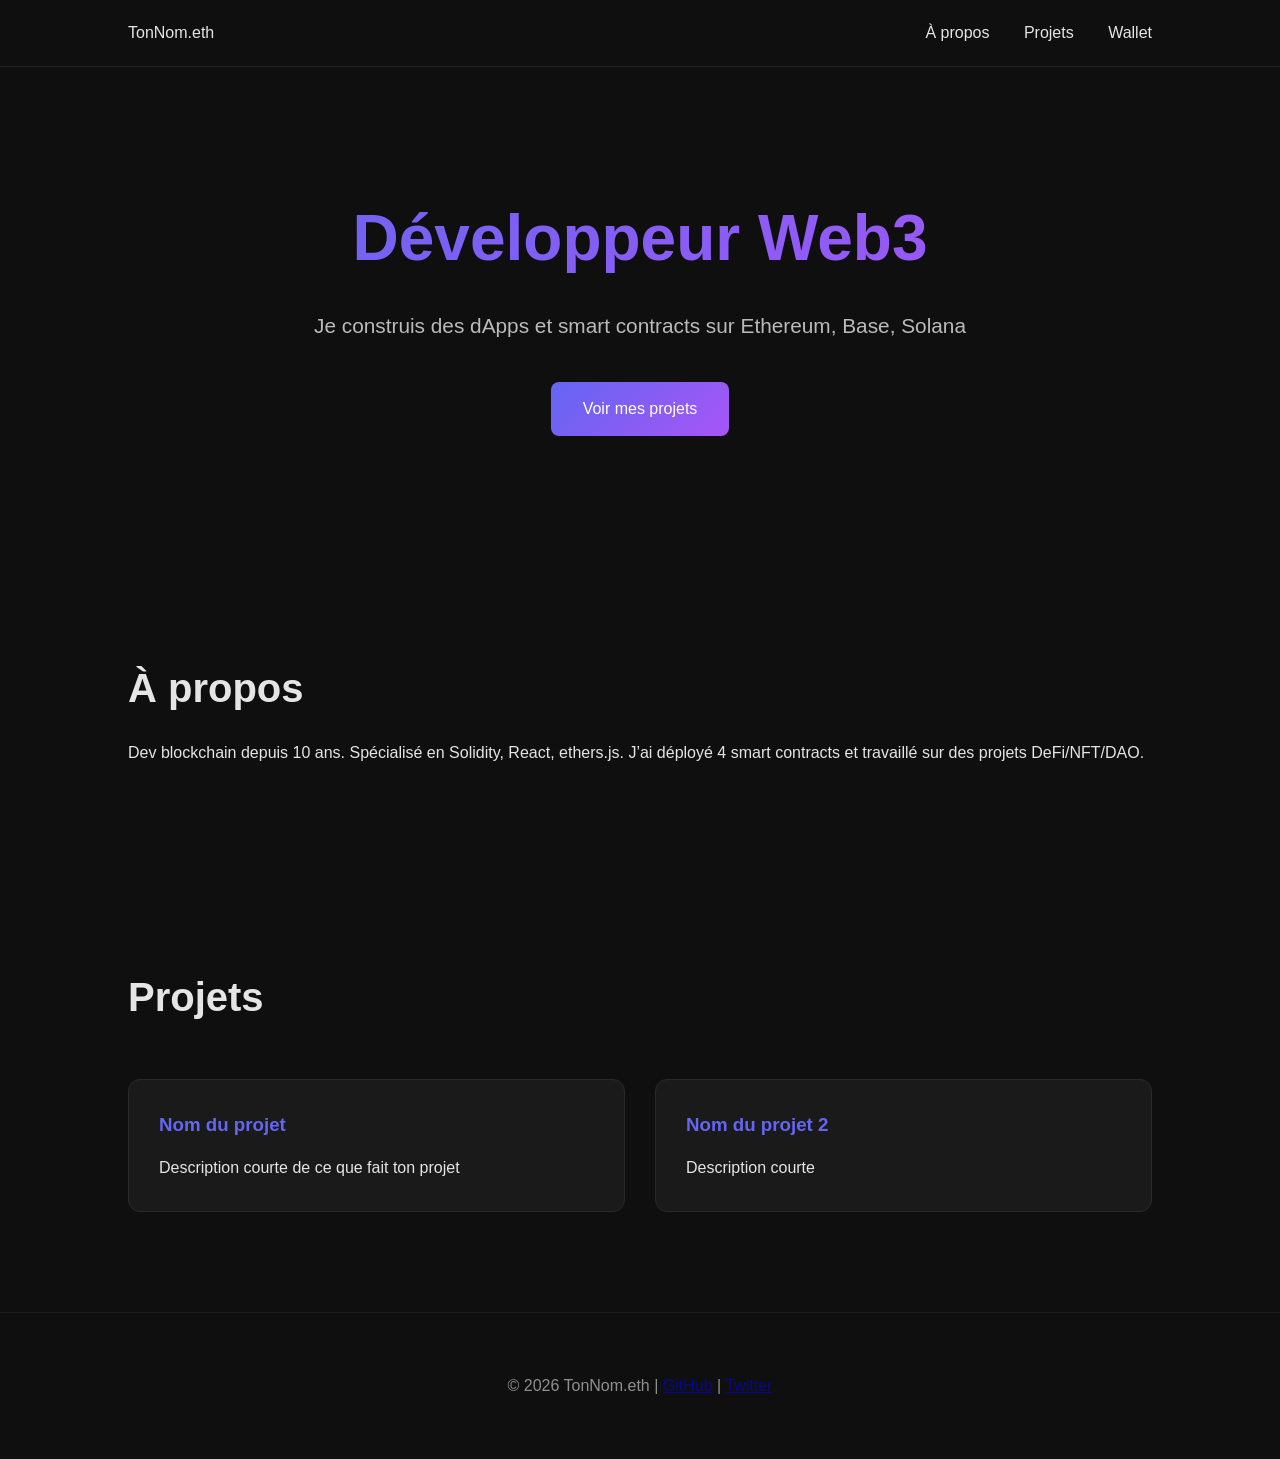
<file: index.html>
<!DOCTYPE html>
<html lang="fr">
<head>
  <meta charset="UTF-8">
  <meta name="viewport" content="width=device-width, initial-scale=1.0">
  <title>Ton Nom - Web3 Dev</title>
  <style>
    * { margin: 0; padding: 0; box-sizing: border-box; }
    body {
      font-family: 'Inter', -apple-system, sans-serif;
      background: #0f0f0f;
      color: #e5e5e5;
      line-height: 1.6;
    }
    nav {
      display: flex;
      justify-content: space-between;
      padding: 20px 10%;
      border-bottom: 1px solid #222;
    }
    nav a { color: #e5e5e5; text-decoration: none; margin-left: 30px; }
    nav a:hover { color: #6366f1; }
    .hero {
      padding: 120px 10%;
      text-align: center;
    }
    .hero h1 {
      font-size: 4rem;
      background: linear-gradient(135deg, #6366f1 0%, #a855f7 100%);
      -webkit-background-clip: text;
      -webkit-text-fill-color: transparent;
      margin-bottom: 20px;
    }
    .hero p { font-size: 1.3rem; opacity: 0.8; margin-bottom: 40px; }
    .btn {
      background: linear-gradient(135deg, #6366f1 0%, #a855f7 100%);
      color: white;
      padding: 14px 32px;
      border-radius: 8px;
      text-decoration: none;
      display: inline-block;
    }
    section { padding: 100px 10%; }
    .grid {
      display: grid;
      grid-template-columns: repeat(auto-fit, minmax(300px, 1fr));
      gap: 30px;
      margin-top: 50px;
    }
    .card {
      background: #1a1a1a;
      padding: 30px;
      border-radius: 12px;
      border: 1px solid #2a2a2a;
      transition: transform 0.2s;
    }
    .card:hover { transform: translateY(-5px); border-color: #6366f1; }
    .card h3 { margin-bottom: 15px; color: #6366f1; }
    footer {
      text-align: center;
      padding: 60px 10%;
      border-top: 1px solid #222;
      opacity: 0.6;
    }
    h2 { font-size: 2.5rem; margin-bottom: 20px; }
  </style>
</head>
<body>
  <nav>
    <div>TonNom.eth</div>
    <div>
      <a href="#about">À propos</a>
      <a href="#projects">Projets</a>
      <a href="connect.html">Wallet</a>
    </div>
  </nav>

  <div class="hero">
    <h1>Développeur Web3</h1>
    <p>Je construis des dApps et smart contracts sur Ethereum, Base, Solana</p>
    <a href="#projects" class="btn">Voir mes projets</a>
  </div>

  <section id="about">
    <h2>À propos</h2>
    <p>
      Dev blockchain depuis 10 ans. Spécialisé en Solidity, React, ethers.js.
      J’ai déployé 4 smart contracts et travaillé sur des projets DeFi/NFT/DAO.
    </p>
  </section>

  <section id="projects">
    <h2>Projets</h2>
    <div class="grid">
      <div class="card">
        <h3>Nom du projet</h3>
        <p>Description courte de ce que fait ton projet</p>
      </div>
      <div class="card">
        <h3>Nom du projet 2</h3>
        <p>Description courte</p>
      </div>
    </div>
  </section>

  <footer>
    <p>© 2026 TonNom.eth | <a href="https://github.com">GitHub</a> | <a href="https://twitter.com">Twitter</a></p>
  </footer>
</body>
</html>
</file>
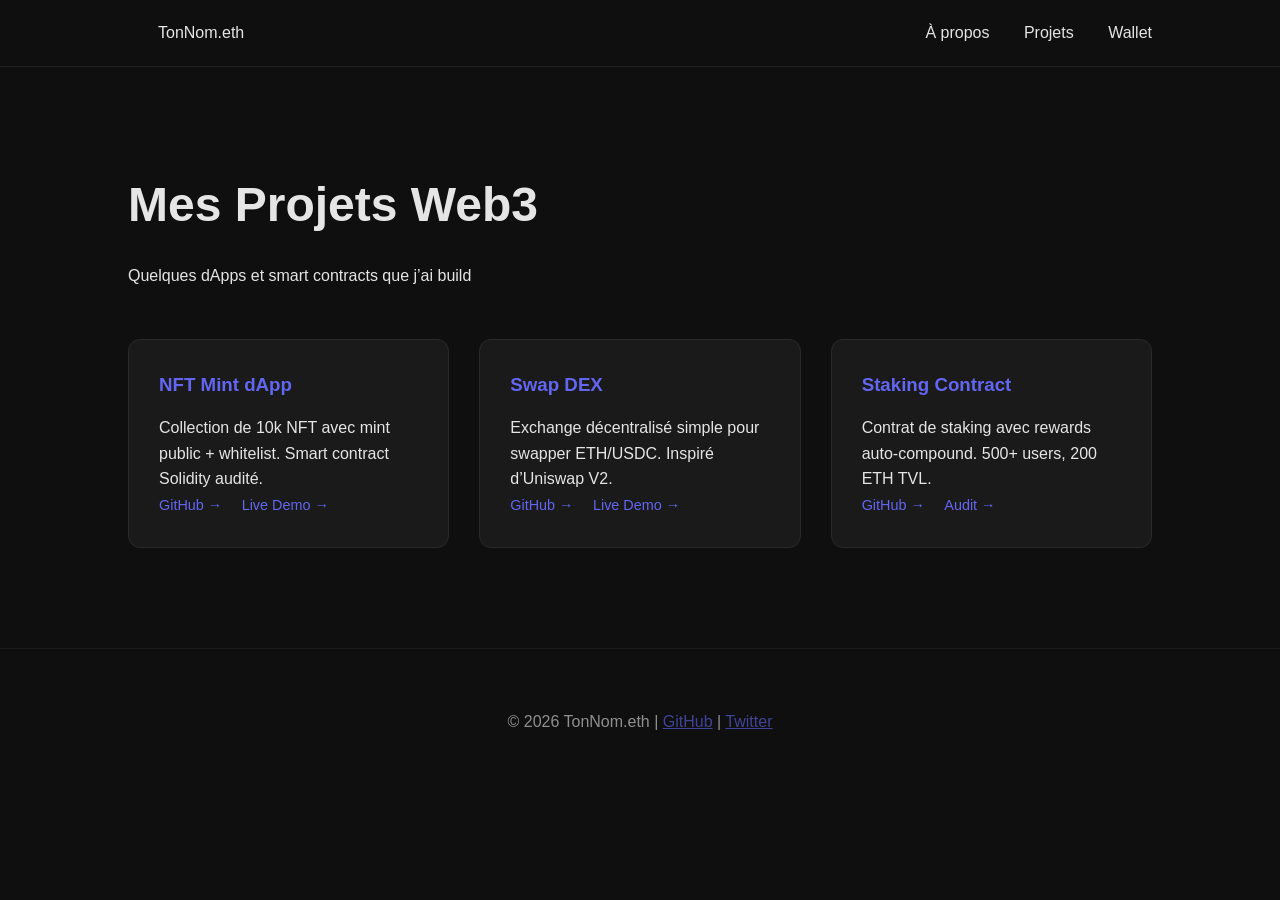
<file: projects.html>
<!DOCTYPE html>
<html lang="fr">
<head>
  <meta charset="UTF-8">
  <meta name="viewport" content="width=device-width, initial-scale=1.0">
  <title>Projets - TonNom</title>
  <style>
    * { margin: 0; padding: 0; box-sizing: border-box; }
    body {
      font-family: 'Inter', -apple-system, sans-serif;
      background: #0f0f0f;
      color: #e5e5e5;
      line-height: 1.6;
    }
    nav {
      display: flex;
      justify-content: space-between;
      padding: 20px 10%;
      border-bottom: 1px solid #222;
    }
    nav a { color: #e5e5e5; text-decoration: none; margin-left: 30px; }
    nav a:hover { color: #6366f1; }
    section { padding: 100px 10%; }
    h1 { font-size: 3rem; margin-bottom: 20px; }
    .grid {
      display: grid;
      grid-template-columns: repeat(auto-fit, minmax(300px, 1fr));
      gap: 30px;
      margin-top: 50px;
    }
    .card {
      background: #1a1a1a;
      padding: 30px;
      border-radius: 12px;
      border: 1px solid #2a2a2a;
      transition: transform 0.2s;
    }
    .card:hover { transform: translateY(-5px); border-color: #6366f1; }
    .card h3 { margin-bottom: 15px; color: #6366f1; }
    .card a {
      color: #6366f1;
      text-decoration: none;
      margin-right: 15px;
      font-size: 0.9rem;
    }
    footer {
      text-align: center;
      padding: 60px 10%;
      border-top: 1px solid #222;
      opacity: 0.6;
    }
  </style>
</head>
<body>
  <nav>
    <div><a href="index.html" style="color:#e5e5e5;text-decoration:none;">TonNom.eth</a></div>
    <div>
      <a href="index.html#about">À propos</a>
      <a href="projects.html">Projets</a>
      <a href="connect.html">Wallet</a>
    </div>
  </nav>

  <section>
    <h1>Mes Projets Web3</h1>
    <p>Quelques dApps et smart contracts que j’ai build</p>

    <div class="grid">
      <div class="card">
        <h3>NFT Mint dApp</h3>
        <p>Collection de 10k NFT avec mint public + whitelist. Smart contract Solidity audité.</p>
        <a href="#" target="_blank">GitHub →</a>
        <a href="#" target="_blank">Live Demo →</a>
      </div>

      <div class="card">
        <h3>Swap DEX</h3>
        <p>Exchange décentralisé simple pour swapper ETH/USDC. Inspiré d’Uniswap V2.</p>
        <a href="#" target="_blank">GitHub →</a>
        <a href="#" target="_blank">Live Demo →</a>
      </div>

      <div class="card">
        <h3>Staking Contract</h3>
        <p>Contrat de staking avec rewards auto-compound. 500+ users, 200 ETH TVL.</p>
        <a href="#" target="_blank">GitHub →</a>
        <a href="#" target="_blank">Audit →</a>
      </div>
    </div>
  </section>

  <footer>
    <p>© 2026 TonNom.eth | <a href="https://github.com" style="color:#6366f1;">GitHub</a> | <a href="https://twitter.com" style="color:#6366f1;">Twitter</a></p>
  </footer>
</body>
</html>
</file>
